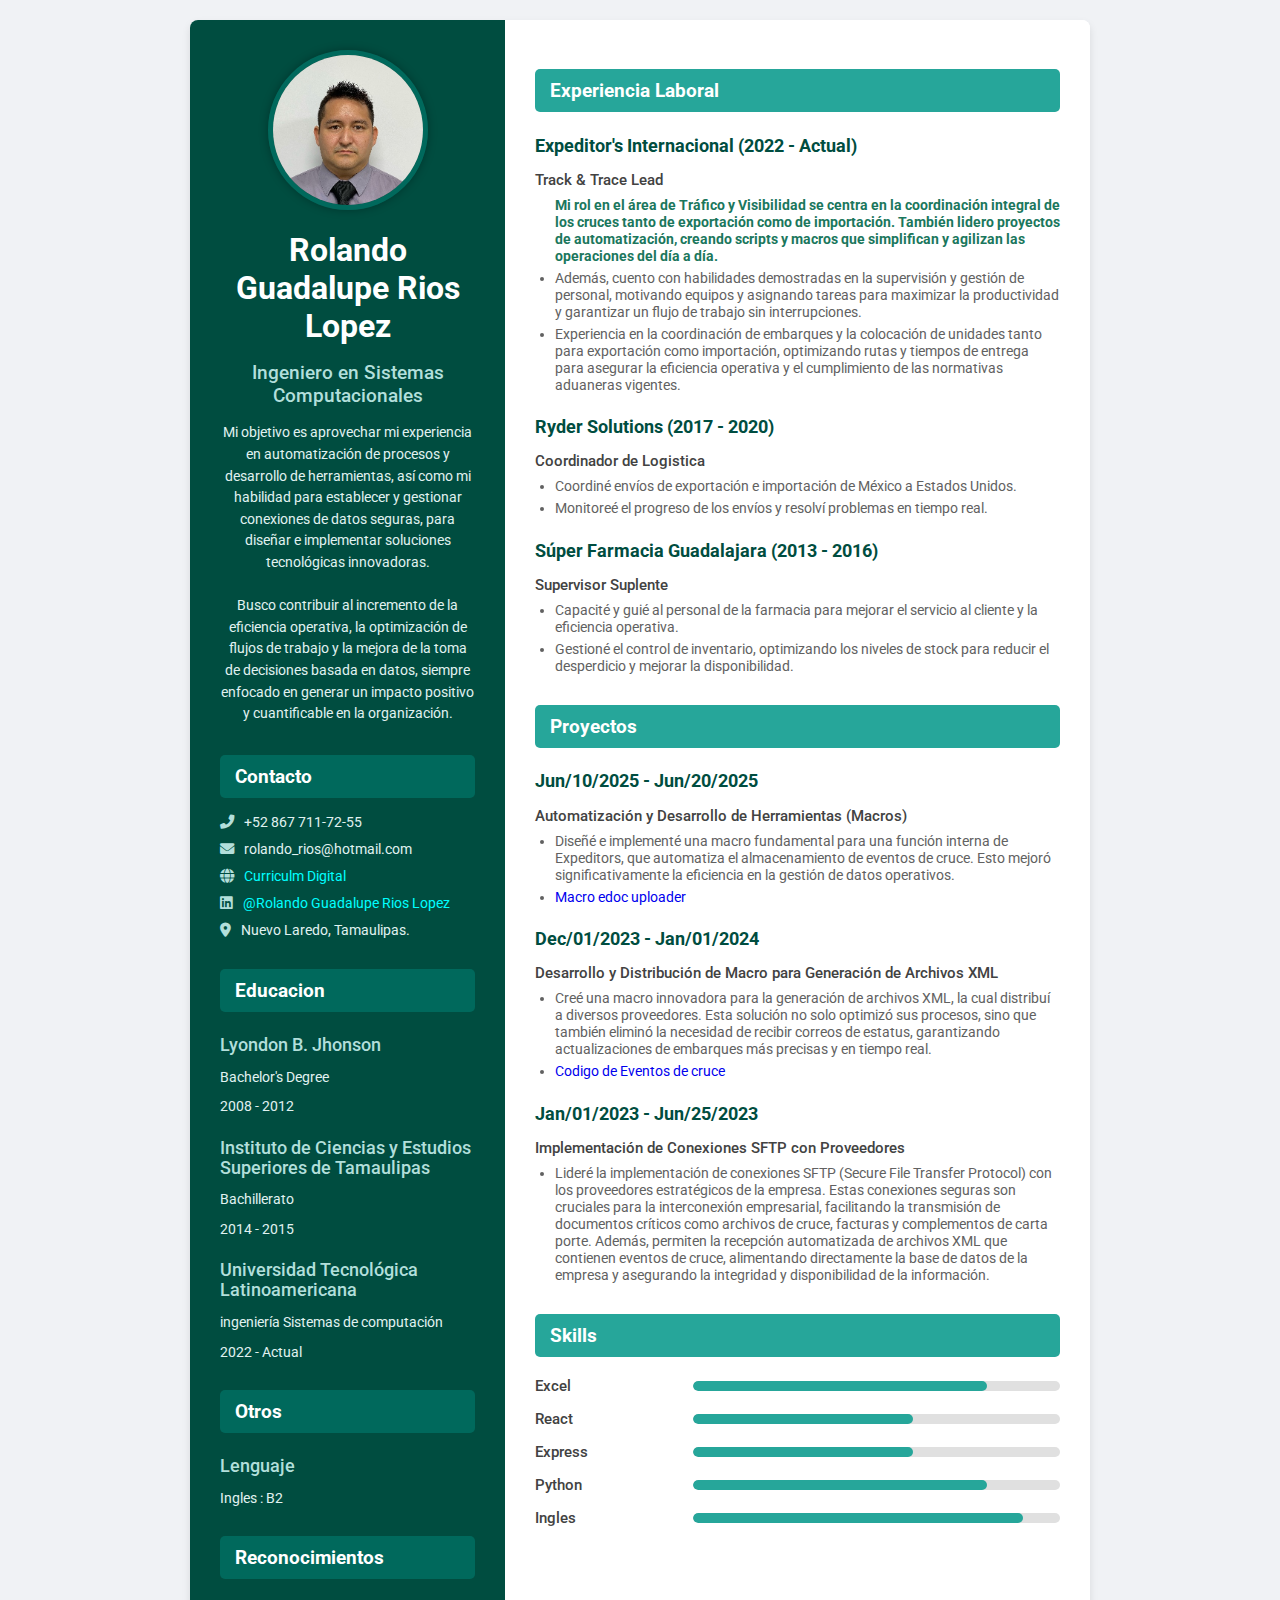
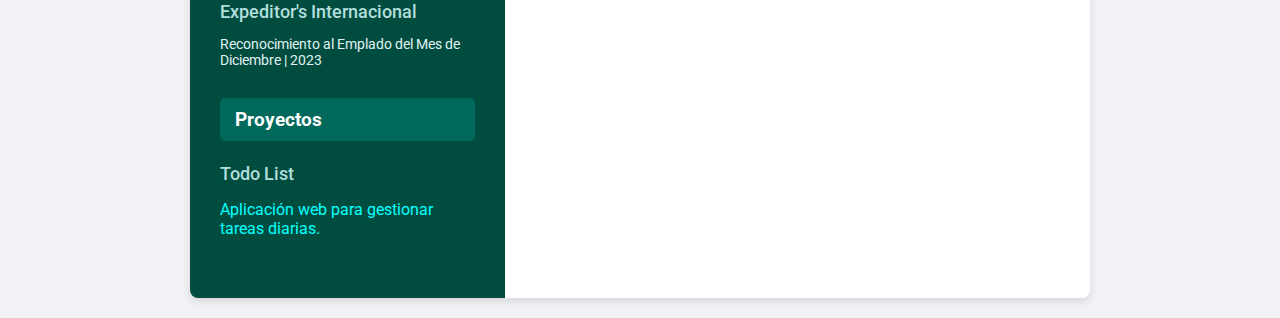
<file: Curriculum-main/index.html>
<!DOCTYPE html>
<html lang="en">
<head>
    <meta charset="UTF-8">
    <meta name="viewport" content="width=device-width, initial-scale=1.0">
    <title>Rolando Rios | Ingenieria en Sistemas</title>
    <link rel="stylesheet" href="./CapStone/style/style.css">
    <link rel="stylesheet" href="https://cdnjs.cloudflare.com/ajax/libs/font-awesome/6.0.0-beta3/css/all.min.css">
</head>
<body>
    <div class="resume-container">
        <div class="left-column">
            <div class="profile-section">
                <div class="profile-picture">
                    <img src="./CapStone/imagenes/rolando.jpeg" alt="Rolando Rios">
                </div>
                <h1>Rolando Guadalupe Rios Lopez</h1>
                <h2>Ingeniero en Sistemas Computacionales</h2>
                <p>Mi objetivo es aprovechar mi experiencia en automatización de procesos y desarrollo de herramientas, así como mi habilidad para establecer y gestionar conexiones de datos seguras, para diseñar e implementar soluciones tecnológicas innovadoras.
                    <br><br>Busco contribuir al incremento de la eficiencia operativa, la optimización de flujos de trabajo y la mejora de la toma de decisiones basada en datos, siempre enfocado en generar un impacto positivo y cuantificable en la organización.
                </p>
            </div>

            <div class="contact-section">
                <h3>Contacto</h3>
                <ul>
                    <li><i class="fas fa-phone-alt"></i> +52 867 711-72-55</li>
                    <li><i class="fas fa-envelope">

                    </i> rolando_rios@hotmail.com</li>
                    <li>
                        <i class="fas fa-globe"></i><a href="https://rolly93.github.io/Curriculum/index.html">Curriculm Digital</a></li>
                    <li>
                        <i class="fa-brands fa-linkedin"></i>
<a href="https://www.linkedin.com/in/rolando-guadalupe-rios-lopez-14090623b/" target="_blank" rel="noopener noreferrer">
                        @Rolando Guadalupe Rios Lopez
                    </a>
                    </li>
                        

                    <li>
                        <i class="fas fa-map-marker-alt">

                    </i>
Nuevo Laredo, Tamaulipas.</li>
                </ul>
            </div>

            <div class="education-section">
                <h3>Educacion</h3>
                <div class="education-item">
                    <h4>Lyondon B. Jhonson</h4>
                    <p>Bachelor's Degree</p>
                    <p>2008 - 2012</p>
                </div>
                <div class="education-item">
                    <h4>Instituto de Ciencias y Estudios Superiores de Tamaulipas </h4>
                    <p>Bachillerato</p>
                    <p>2014 - 2015</p>
                </div>
                <div class="education-item">
                    <h4>Universidad Tecnológica Latinoamericana</h4>
                    <p>ingeniería Sistemas de computación</p>
                    <p>2022 - Actual</p>
                </div>
            </div>
            <div class="other-section">
                <h3>Otros</h3>
                <div class="leguage-item">
                    <h4>Lenguaje</h4>
                    <p>Ingles : B2</p>
                </div>
            </div>

            <div class="award-section">
                <h3>Reconocimientos</h3>
                <div class="award-item">
                    <h4>Expeditor's Internacional</h4>
                    <p>Reconocimiento al Emplado del Mes de Diciembre | 2023</p>
                </div>
            </div>

            <div class="projects-section">
                <h3>Proyectos</h3>
                <div class="project-item">
                    <h4>Todo List</h4>
                    <p><a href="./CapStone/todolist/todolist.html">Aplicación web para gestionar tareas diarias.</a></p>
                </div>
            </div>
        </div>

        <div class="right-column">
            <div class="work-experience-section">
                <h3>Experiencia Laboral</h3>
                <div class="experience-item">
                    <h4>Expeditor's Internacional (2022 - Actual)</h4>
                    <p>Track & Trace Lead</p>
                    <ul> <li id="rol">Mi rol en el área de Tráfico y Visibilidad se centra en la coordinación integral de los cruces tanto de exportación como de importación. También lidero proyectos de automatización, creando scripts y macros que simplifican y agilizan las operaciones del día a día.</li>
                        <li>Además, cuento con habilidades demostradas en la supervisión y gestión de personal, motivando equipos y asignando tareas para maximizar la productividad y garantizar un flujo de trabajo sin interrupciones.</li>
                        <li>Experiencia en la coordinación de embarques y la colocación de unidades tanto para exportación como importación, optimizando rutas y tiempos de entrega para asegurar la eficiencia operativa y el cumplimiento de las normativas aduaneras vigentes.</li>
                    </ul>
                </div>
                <div class="experience-item">
                    <h4>Ryder Solutions (2017 - 2020)</h4>
                    <p>Coordinador de Logistica</p>
                    <ul>
                        <li>Coordiné envíos de exportación e importación de México a Estados Unidos.</li>
                        <li>Monitoreé el progreso de los envíos y resolví problemas en tiempo real.</li>
                    </ul>
                </div>
                <div class="experience-item">
                    <h4>Súper Farmacia Guadalajara (2013 - 2016)</h4>
                    <p>Supervisor Suplente</p>
                    <ul>
                        <li>Capacité y guié al personal de la farmacia para mejorar el servicio al cliente y la eficiencia operativa.</li>
                        <li>Gestioné el control de inventario, optimizando los niveles de stock para reducir el desperdicio y mejorar la disponibilidad.</li>
                    </ul>
                </div>
            </div>
<div class="proyects-section">
    <h3>Proyectos</h3>

    <div class="proyect-item">
        <h4>Jun/10/2025 - Jun/20/2025</h4>
        <p>Automatización y Desarrollo de Herramientas (Macros)</p>
        <ul>
            <li>
                Diseñé e implementé una macro fundamental para una función interna de Expeditors, que automatiza el almacenamiento de eventos de cruce. Esto mejoró significativamente la eficiencia en la gestión de datos operativos.
            </li>
            <li>
                <a href="https://github.com/Rolly93/VBA/tree/main/Macro_UploadFile" target="_blank" rel="Macro_UploadFile">
                    Macro edoc uploader
                </a></li>
        </ul>
    </div>
    
    <div class="proyect-item">
        <h4>Dec/01/2023 - Jan/01/2024</h4>
        <p>Desarrollo y Distribución de Macro para Generación de Archivos XML</p>
        <ul>
            <li>Creé una macro innovadora para la generación de archivos XML, la cual distribuí a diversos proveedores. Esta solución no solo optimizó sus procesos, sino que también eliminó la necesidad de recibir correos de estatus, garantizando actualizaciones de embarques más precisas y en tiempo real.</li>
            <li>
                <a href="https://github.com/Rolly93/VBA/tree/main/Macro_Events" target="_blank" rel="VBA Code for events XML">Codigo de Eventos de cruce</a>
            </li>
        </ul>
    </div>
    <div class="proyect-item">
        <h4>Jan/01/2023 - Jun/25/2023</h4>
        <p>Implementación de Conexiones SFTP con Proveedores</p>
        <ul>
            <li>Lideré la implementación de conexiones SFTP (Secure File Transfer Protocol) con los proveedores estratégicos de la empresa. Estas conexiones seguras son cruciales para la interconexión empresarial, facilitando la transmisión de documentos críticos como archivos de cruce, facturas y complementos de carta porte. Además, permiten la recepción automatizada de archivos XML que contienen eventos de cruce, alimentando directamente la base de datos de la empresa y asegurando la integridad y disponibilidad de la información.</li>
        </ul>
    </div>
</div>
            <div class="skills-section">
                <h3>Skills</h3>
                <div class="skill-item">
                    <p>Excel</p>
                    <div class="skill-bar"><div class="skill-level" style="width: 80%;"></div></div>
                </div>
                <div class="skill-item">
                    <p>React</p>
                    <div class="skill-bar"><div class="skill-level" style="width: 60%;"></div></div>
                </div>
                <div class="skill-item">
                    <p>Express</p>
                    <div class="skill-bar"><div class="skill-level" style="width: 60%;"></div></div>
                </div>
                <div class="skill-item">
                    <p>Python</p>
                    <div class="skill-bar"><div class="skill-level" style="width: 80%;"></div></div>
                </div>
                <div class="skill-item">
                    <p>Ingles</p>
                    <div class="skill-bar"><div class="skill-level" style="width: 90%;"></div></div>
                </div>
            </div>
        </div>

        
</body>
</html>
</file>
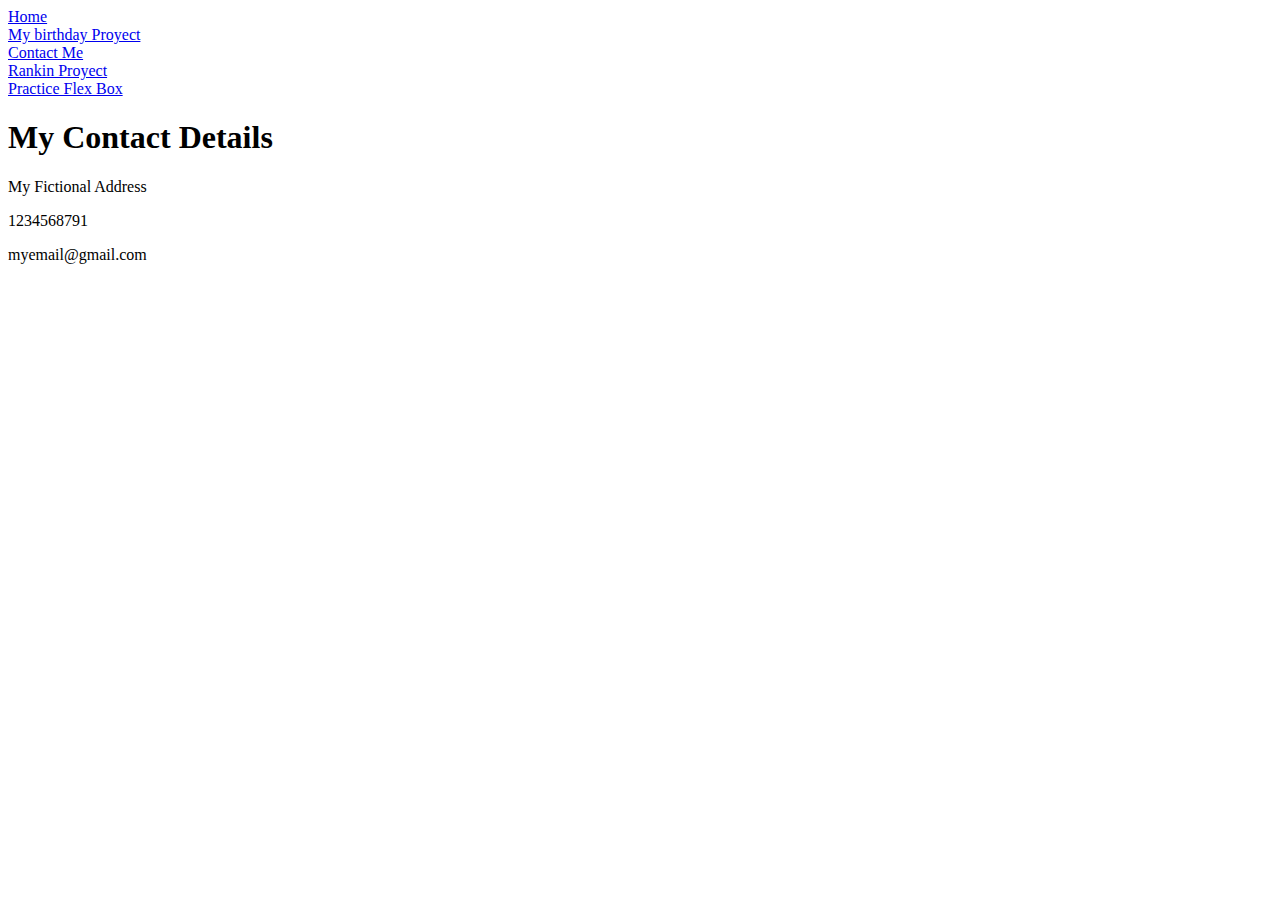
<file: CapStone/Pages/contacme.html>
<!DOCTYPE html>
<html lang="en">
<head>
    <meta charset="UTF-8">
    <meta name="viewport" content="width=device-width, initial-scale=1.0">
    <link rel="stylesheet" href="../style/style.css">
    <title>Contact Me</title>
</head>
<body>
    <header>
        <nav class ="nav-bar"><a href="../../index.html">Home</a></nav>
        <nav class ="nav-bar"><a href="./birthday.html">My birthday Proyect</a></nav>
        <nav class ="nav-bar"><a href="./contacme.html">Contact Me</a></nav>
        <nav class ="nav-bar"><a href="./ranking.html">Rankin Proyect</a></nav>
        <nav class ="nav-bar"><a href="./flex-box-proyect.html">Practice Flex Box</a></nav>
    </header>
<h1>My Contact Details</h1>
<p>My Fictional Address</p>
<p>1234568791</p>
<p  >myemail@gmail.com</p>
</body>
</html>
</file>
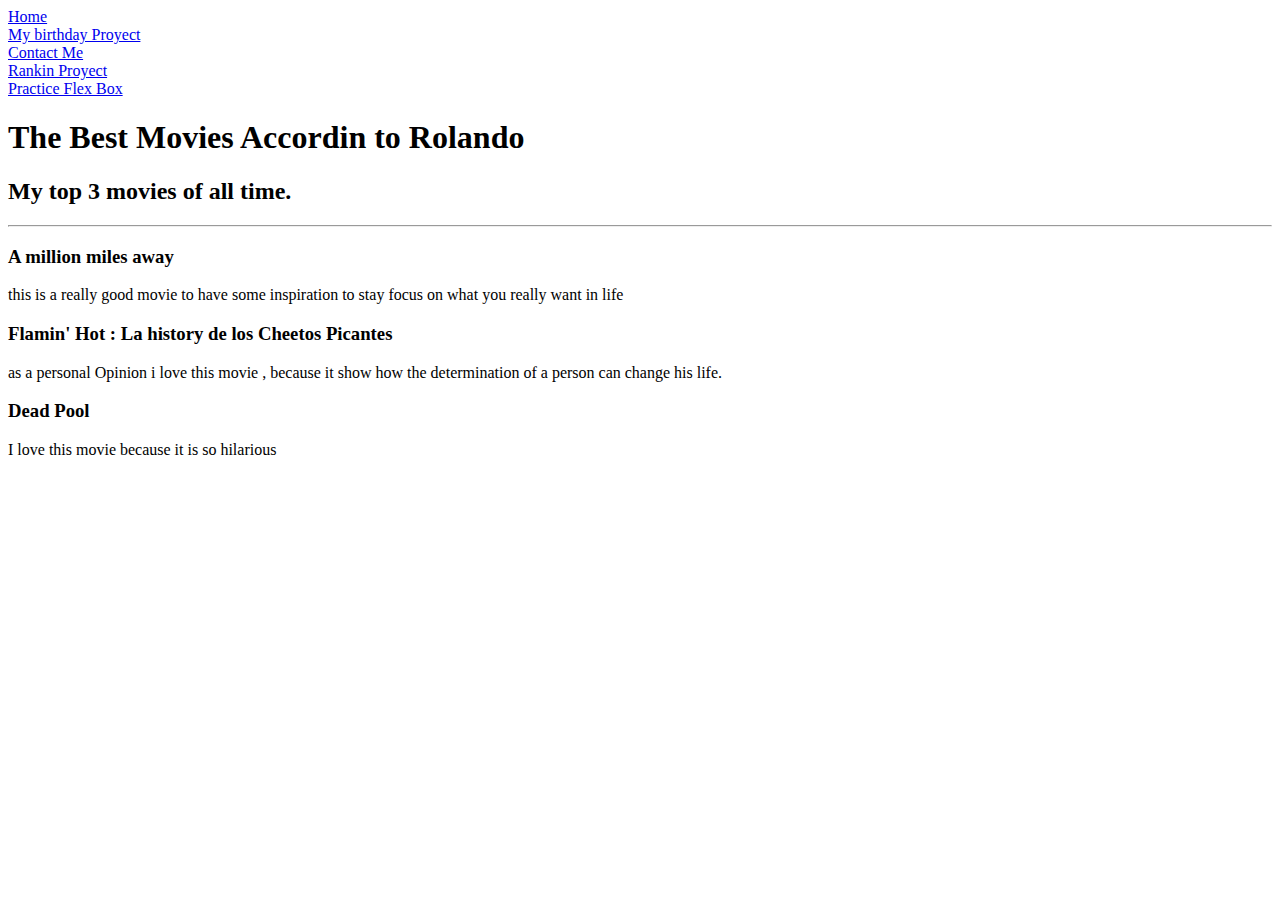
<file: CapStone/Pages/ranking.html>
<!DOCTYPE html>
<html lang="en">
<head>
    <meta charset="UTF-8">
    <meta name="viewport" content="width=device-width, initial-scale=1.0">
    <link rel="stylesheet" href="../style/style.css">
        <title>Ranking Proyect</title>
</head>
<body>
  
    <header>
        <nav class ="nav-bar"><a href="../../index.html">Home</a></nav>
        <nav class ="nav-bar"><a href="./birthday.html">My birthday Proyect</a></nav>
        <nav class ="nav-bar"><a href="./contacme.html">Contact Me</a></nav>
        <nav class ="nav-bar"><a href="./ranking.html">Rankin Proyect</a></nav>
        <nav class ="nav-bar"><a href="./flex-box-proyect.html">Practice Flex Box</a></nav>
    </header>

        <h1>The Best Movies Accordin to Rolando</h1>
        <h2>My top 3 movies of all time.</h2>
        <hr>    
        <h3>A million miles away</h3>
        <p>this is a really good movie to have some inspiration to stay focus on what you really want in life</p>
        <h3>Flamin' Hot : La history de los Cheetos Picantes</h3>
        <p>as a personal Opinion i love this movie , because it show how the determination of a person can change his life.</p>
        <h3>Dead Pool</h3>
        <p>I love this movie because it is so hilarious</p>
</body>
</html>
</file>
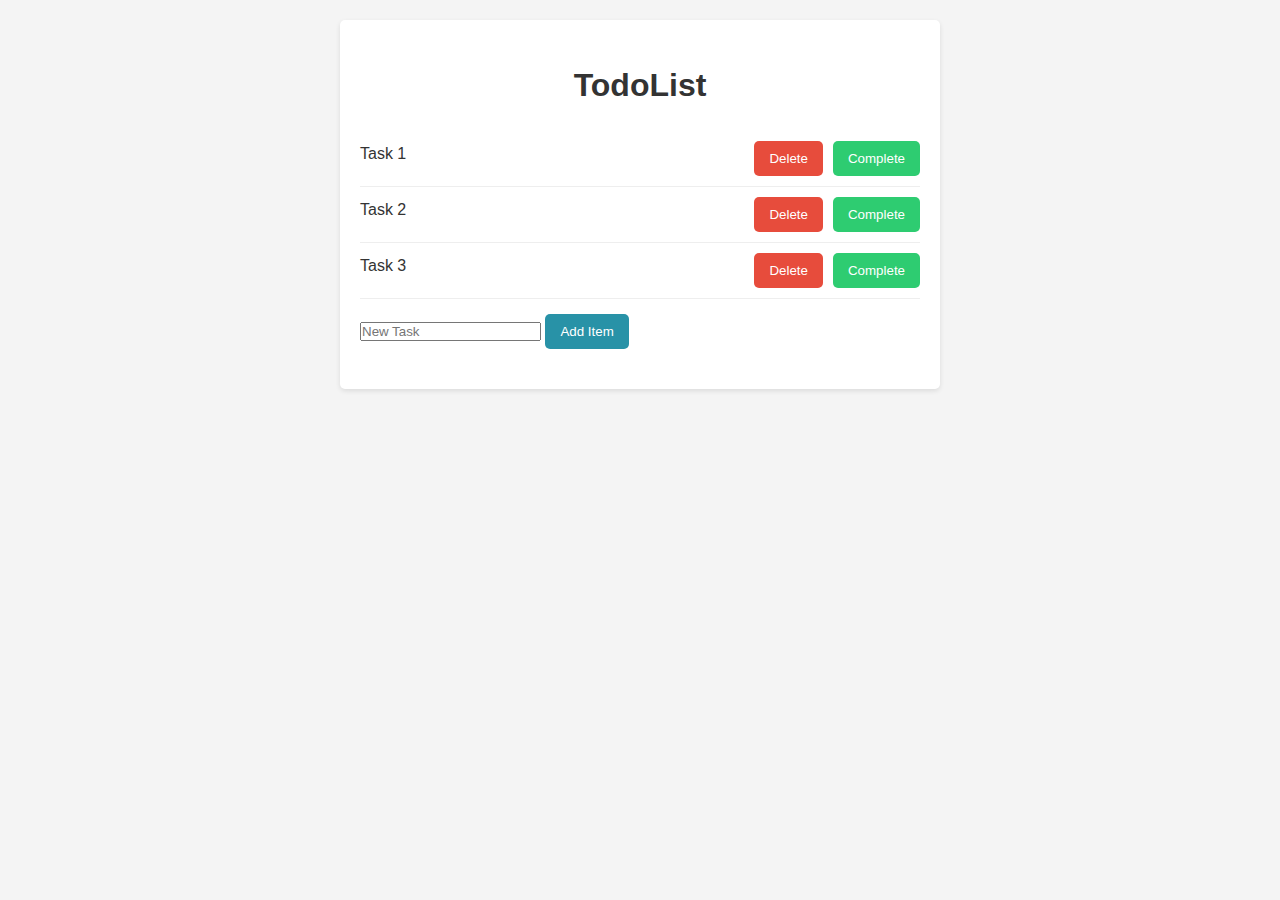
<file: CapStone/todolist/todolist.html>
<!DOCTYPE html>
<html lang="es">
<head>
    <meta charset="UTF-8">
    <meta name="viewport" content="width=device-width, initial-scale=1.0">
    <link rel="stylesheet" href="./styles.css">
    <title>TodoList</title>
</head>
<body>
    <div class="frame">
        <div class="content">
            <h1>TodoList</h1>
            <div action="Submit">
                <ul class="todo-list">
                    <li>
                        <span>Task 1</span>
                        <button class="DeleteItem">Delete</button>
                        <button class="CompleteItem">Complete</button>
                    </li>
                    <li>
                        <span>Task 2</span>
                        <button class="DeleteItem">Delete</button>
                        <button class="CompleteItem">Complete</button>
                    </li>
                    <li>
                        <span>Task 3</span>
                        <button class="DeleteItem">Delete</button>
                        <button class="CompleteItem">Complete</button>
                    </li>
                </ul>
                <input type="text" placeholder="New Task" require>
                <button Add="addItem">Add Item</button>
            </div>
        </div>
    </div>
    <script src="./script.js"></script>
</body> 
</html>
</file>
<file: Curriculum-main/CapStone/style/style.css>
@import url('https://fonts.googleapis.com/css2?family=Roboto:wght@300;400;500;700&display=swap');

body {
    font-family: 'Roboto', sans-serif;
    margin: 0;
    padding: 0;
    background-color: #f0f2f5;
    display: flex;
    justify-content: center;
    align-items: center;
    min-height: 100vh;
}




.resume-container {
    display: flex;
    width: 95%; 
    max-width: 900px; 
    background-color: #ffffff;
    box-shadow: 0 4px 8px rgba(0, 0, 0, 0.1);
    border-radius: 8px;
    overflow: hidden;
    margin: 20px; 
}

.left-column {
    width: 35%;
    background-color: #004d40; 
    color: #ffffff;
    padding: 30px;
    box-sizing: border-box;
}

.profile-section {
    text-align: center;
    margin-bottom: 30px;
}

.profile-picture {
    width: 150px;
    height: 150px;
    border-radius: 50%;
    overflow: hidden;
    margin: 0 auto 20px auto;
    border: 5px solid #00695c; 
    box-shadow: 0 0 10px rgba(0, 0, 0, 0.3);
}

.profile-picture img {
    width: 100%;
    height: 100%;
    object-fit: cover;
}

.profile-section h1 {
    font-size: 2em;
    margin-bottom: 5px;
    font-weight: 700;
}

.profile-section h2 {
    font-size: 1.2em;
    font-weight: 500;
    color: #b2dfdb; 
    margin-bottom: 15px;
}

.profile-section p {
    font-size: 0.9em;
    line-height: 1.5;
    color: #e0f2f1; 
}

.contact-section,
.education-section,
.award-section ,.other-section , .projects-section{
    margin-bottom: 30px;
}

.contact-section h3,
.education-section h3,
.award-section h3 , .other-section h3 , .projects-section h3 {
    background-color: #00695c; 
    padding: 10px 15px;
    margin-bottom: 15px;
    border-radius: 5px;
    font-size: 1.2em;
    font-weight: 700;
}
.contact-section a{
    color: #00ffff;
    
    }
a:any-link{
    text-decoration: none;
    font-style: normal;
}

.contact-section ul {
    list-style: none;
    padding: 0;
}

.contact-section ul li {
    display: flex;
    align-items: center;
    margin-bottom: 10px;
    font-size: 0.9em;
    color: #e0f2f1;
}

.contact-section ul li i {
    margin-right: 10px;
    color: #b2dfdb;
}

.education-item,
.award-item , .leguage-item {
    margin-bottom: 15px;
}
a:any-link {
    text-decoration: none;
    font-style: normal;
}
.project-item a{
    color: #00ffff;
    
    }

.education-item h4,
.award-item h4 , .leguage-item h4 , .projects-section h4 {
    font-size: 1.1em;
    margin-bottom: 5px;
    font-weight: 500;
    color: #b2dfdb;
}

.education-item p,
.award-item p ,.leguage-item p{
    font-size: 0.85em;
    color: #e0f2f1;
}

.right-column {
    width: 65%;
    padding: 30px;
    box-sizing: border-box;
    background-color: #ffffff;
}

.work-experience-section,
.skills-section , .proyects-section{
    margin-bottom: 30px;
}

.work-experience-section h3,
.skills-section h3 , .proyects-section h3{
    background-color: #26a69a; 
    color: #ffffff;
    padding: 10px 15px;
    margin-bottom: 20px;
    border-radius: 5px;
    font-size: 1.2em;
    font-weight: 700;
}

.experience-item , .proyect-item{
    margin-bottom: 20px;
}

.experience-item h4 , .proyect-item h4{
    font-size: 1.1em;
    margin-bottom: 5px;
    font-weight: 700;
    color: #004d40; /* Dark teal for company names */
}

.experience-item p ,.proyect-item p {
    font-size: 0.95em;
    margin-bottom: 8px;
    color: #424242;
    font-weight: 500;
}

.experience-item ul , .proyect-item ul {
    list-style: disc;
    padding-left: 20px;
    margin: 0;
}

.experience-item ul li ,.proyect-item ul li {
    font-size: 0.9em;
    margin-bottom: 5px;
    color: #616161;
}

.skill-item {
    display: flex;
    align-items: center;
    margin-bottom: 15px;
}

.skill-item p {
    flex: 1;
    font-size: 0.95em;
    margin: 0;
    color: #424242;
    font-weight: 500;
}

.skill-bar {
    width: 70%; /* Adjust as needed */
    height: 10px;
    background-color: #e0e0e0;
    border-radius: 5px;
    overflow: hidden;
    margin-left: 15px;
}

.skill-level {
    height: 100%;
    background-color: #26a69a; /* Vibrant teal for skill level */
    border-radius: 5px;
}


@media (max-width: 768px) {
    .resume-container {
        flex-direction: column;
        margin: 10px; 
        border-radius: 5px; 
    }
    
    .left-column,
    .right-column {
        width: 100%; 
        padding: 20px; 
    }
    
    .profile-section {
        margin-bottom: 20px;
    }
    
    .profile-section h1 {
        font-size: 1.8em; 
    }
    
    .profile-section h2 {
        font-size: 1em; 
    }
    
    .contact-section h3,
    .education-section h3,
    .award-section h3,
    .work-experience-section h3,
    .skills-section h3 , .proyects-section h3 ,.other-section h3{
        text-align: center; 
        padding: 8px 10px;
        margin-bottom: 15px;
    }
    
    .contact-section ul li {
        justify-content: center; 
        text-align: center;
    }
    
    .education-item,
    .award-item,
    .experience-item , .proyect-item,.leguage-item{
        margin-bottom: 15px;}
        
        .skill-item {
            flex-direction: column;
            align-items: flex-start;
            margin-bottom: 10px;
        }
        
        .skill-item p {
            margin-bottom: 5px;
            font-size: 0.9em;
        }
        
        .skill-bar {
            width: 100%; 
            margin-left: 0; 
        }
    }
    
    @media (max-width: 480px) {
        body {
            padding: 5px;
        }
        
        .resume-container {
            margin: 5px;
            border-radius: 0;
        }
        
        .left-column,
        .right-column {
            padding: 15px; 
        }
        
        .profile-picture {
            width: 100px; 
            height: 100px;
        }
        
        .profile-section h1 {
            font-size: 1.5em;
        }
        
        .profile-section h2 {
            font-size: 0.9em; 
        }
        
        .profile-section p,
        .contact-section ul li,
        .education-item p,.leguage-item p,
        .award-item p,
        .experience-item p,
        .experience-item ul li,
        .skill-item p , .proyect-item p , .proyect-item ul li{
            font-size: 0.8em;
        }
}
#rol{ color: rgb(27, 119, 93);
    list-style:none;
    font-weight:bolder;
        }
</file>
<file: CapStone/style/style.css>
html{
    margin: 0;
    padding: 0;
    font-size: 16px;
}
li , ul,ol{
    list-style-type:none;
    margin: 0;
    padding: 0;
    padding: 0;

}
@media (max-width : 425px ) {
    
    body{
        background:linear-gradient( to left top,  #f2d3c4 ,#FF9E7E, #f2d3c4 ,#FF9E7E, #f2d3c4 ,#FF9E7E);
   padding: 0;
   margin: 0;
    }


    .container{
        display: grid;
        max-width: 425px;
        grid-template-areas: 
        "nav"
        "presentacion"
        "escolaridad"
        "work"
        "skill"
        "award"
        "footer";
    }  
    .nav-bar{
        display: flex;
        align-items: center;
        text-align: center;
        list-style: none;
        border-radius: 25%;
        background-color: #616849;
        padding: 3px;
        margin: 3px;               
    }
     .nav-bar a{        
        text-decoration: none;
        color: white;
    }


    .presentacion{
    display: flex;
    flex-wrap: wrap;
    grid-area: presentacion;
    justify-content:space-around;    
    padding: 10px;
    }
    .work ul{
        padding-top: 10px;
        padding-bottom: 10px;

    }
    .profile-container{
        margin-bottom: 10px;
        margin-top: -10px;
    }

    .profile-pic{
        border-radius: 50%;
    }

    h2{
        box-shadow: rgba(0, 253, 13, 0.541) 0px 30px 60px -12px inset, rgba(196, 242, 222, 0.95) 0px 18px 36px -18px inset;
    }

table{
    text-align: center;
    border-collapse: collapse;
    
    }
th,td{
    border: solid 1px rgb(223, 255, 150);
    background-color: rgba(2, 2, 0, 0.589);
    color: rgb(255, 255, 255);
    
}
header{
    display: flex;
    grid-area: nav;
}
.escolaridad{
    grid-area: escolaridad;
    display: flex;
    flex-direction: column;
    padding: 10px;
}


.job{

    display: flex;
    flex-direction: column;
    align-items:stretch;
    background-color: #f2d3c4;
    margin: 5px;

}
.job div  {
    align-self: center;
}


.work{
    display: flex;
    flex-wrap: wrap;
    grid-area: work;    
    padding: 10px;    
    justify-content: center;

     
}
.skill{
    
    grid-area: skill;
    padding: 10px;

}
.award{
    grid-area: award;
    padding: 10px;

}
footer{
    grid-area: footer;
    padding: 10px;

}
ol img{
    width: 100px;
    filter: drop-shadow( 0px 0px 5px rgb(15, 15, 15));
}
}
</file>
<file: CapStone/todolist/styles.css>
*{
    margin: 0;
    padding: 0;
    box-sizing: border-box;
}

body{
    font-family: Arial, sans-serif;
    background-color: #f4f4f4;
    color: #333;
    line-height: 1.6;
    padding: 20px;
}

.frame{
    max-width: 600px;
    margin: 0 auto;
    background: #fff;
    padding: 20px;
    border-radius: 5px;
    box-shadow: 0 2px 5px rgba(0,0,0,0.1);
}

.content{
    margin: 20px 0;
}

.todo-list{
    list-style: none;
    margin-bottom: 15px;
    padding: 0;
}

.todo-list li{
    display: flex;
    justify-content: space-between;
    padding: 10px 0;
    border-bottom: 1px solid #eee;
}
h1{
    text-align: center;
    margin-bottom: 20px;
}

.todo-list li span{
    flex-grow: 1;
}

.todo-list li button{
    margin-left: 10px;
}
button.DeleteItem{
    background: #e74c3c;
    color: #fff;
    border: none;
    padding: 10px 15px;
    border-radius: 5px;
    cursor: pointer;
}
button.CompleteItem{
    background: #2ecc71;
    color: #fff;
    border: none;
    padding: 10px 15px;
    border-radius: 5px;
    cursor: pointer;
}

button{
    background: #2892a7;
    color: #fff;
    border: none;
    padding: 10px 15px;
    border-radius: 5px;
    cursor: pointer;
}

@media screen and (max-width: 600px) {
    .frame {
        padding: 10px;
    }

    .todo-list li {
        flex-direction: column;
        align-items: flex-start;
    }

    .todo-list li button {
        margin-left: 0;
        margin-top: 5px;
    }

}
@media screen and (max-width: 400px) {
    button, button.DeleteItem, button.CompleteItem {
        width: 100%;
        box-sizing: border-box;
    }
}
</file>
